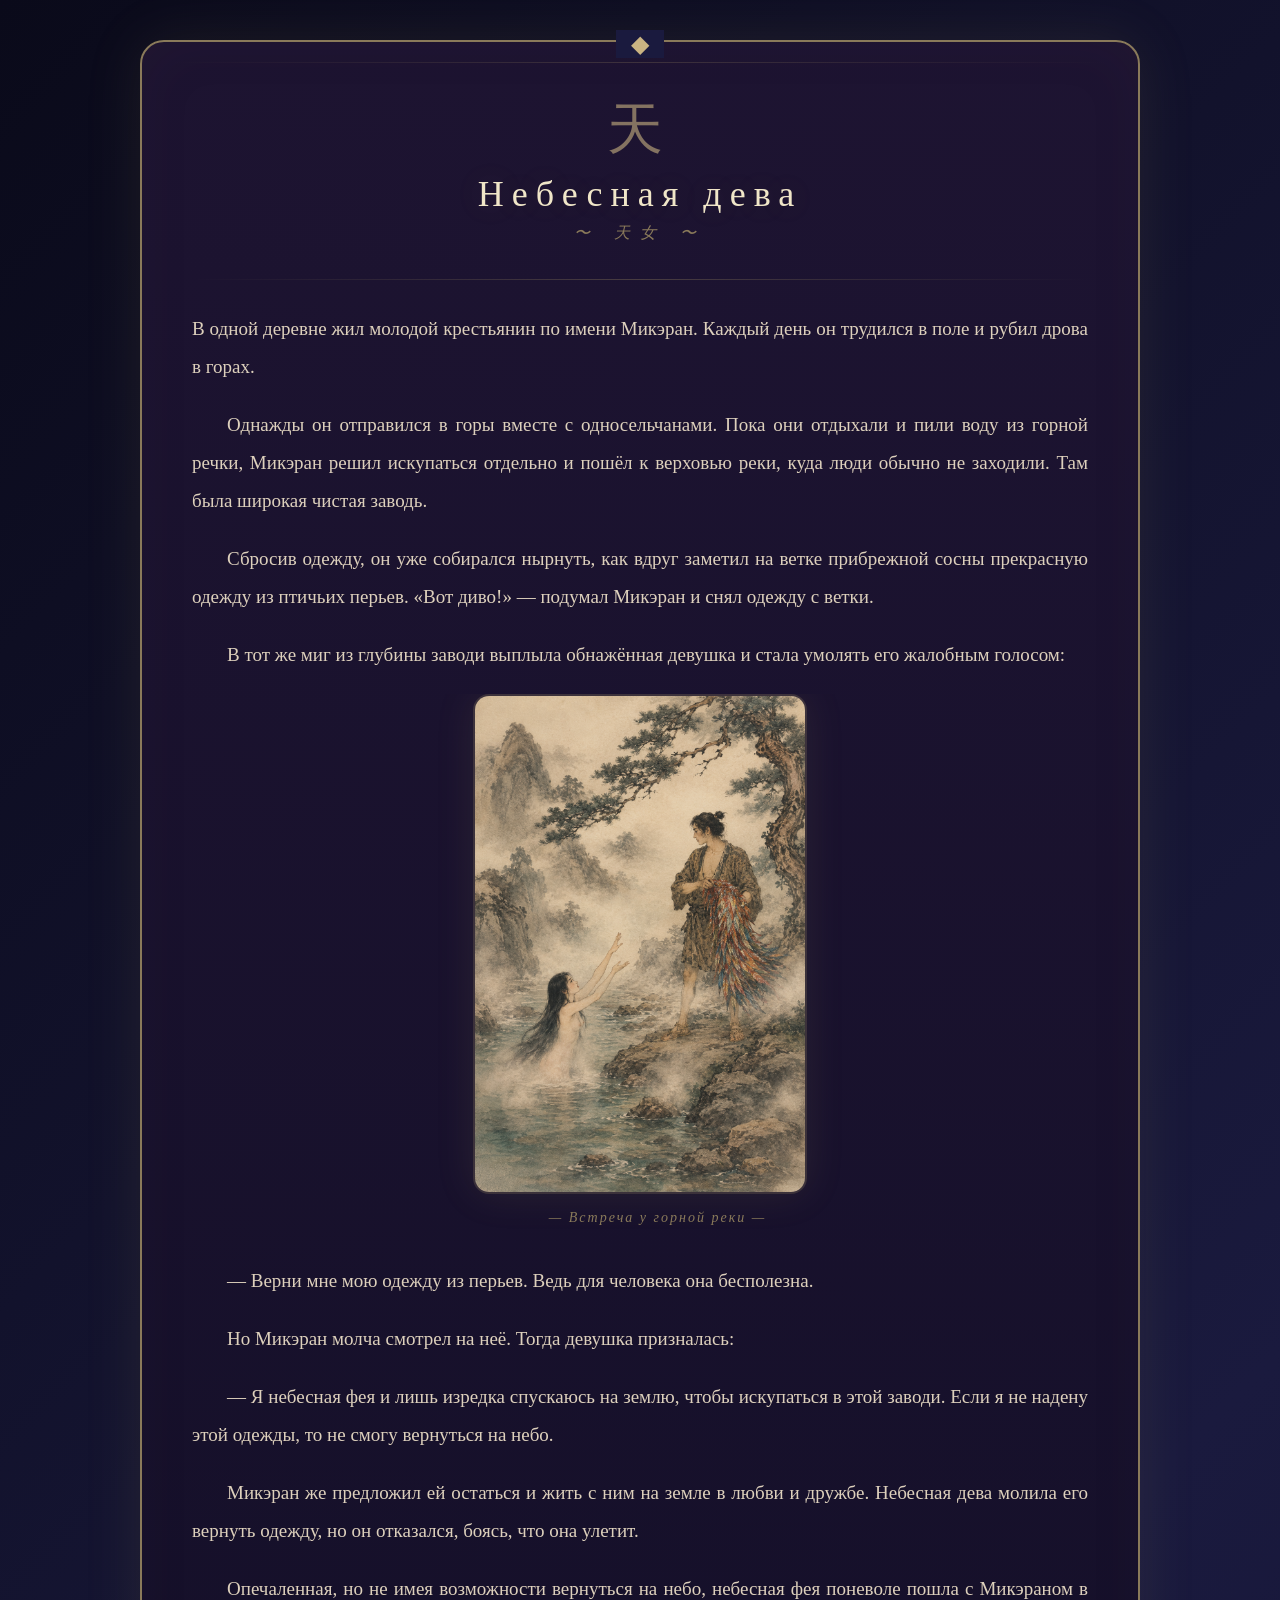
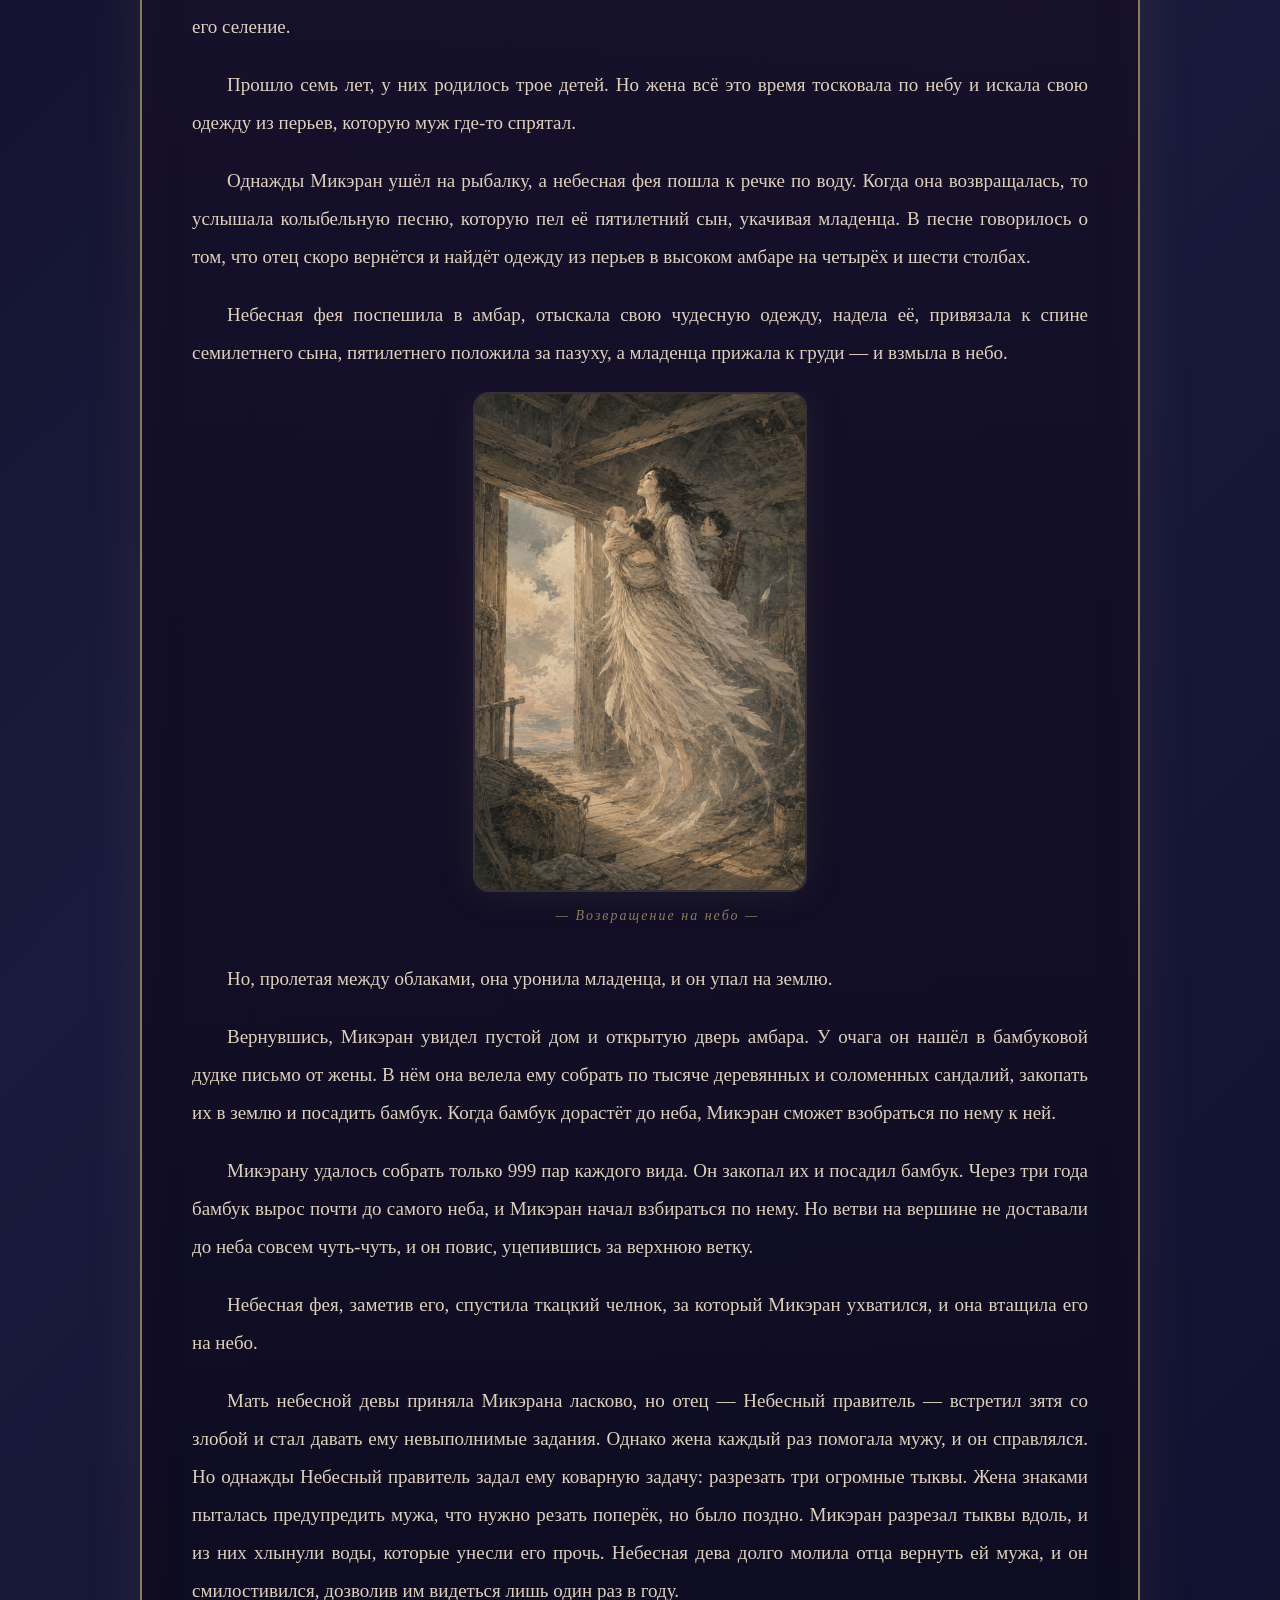
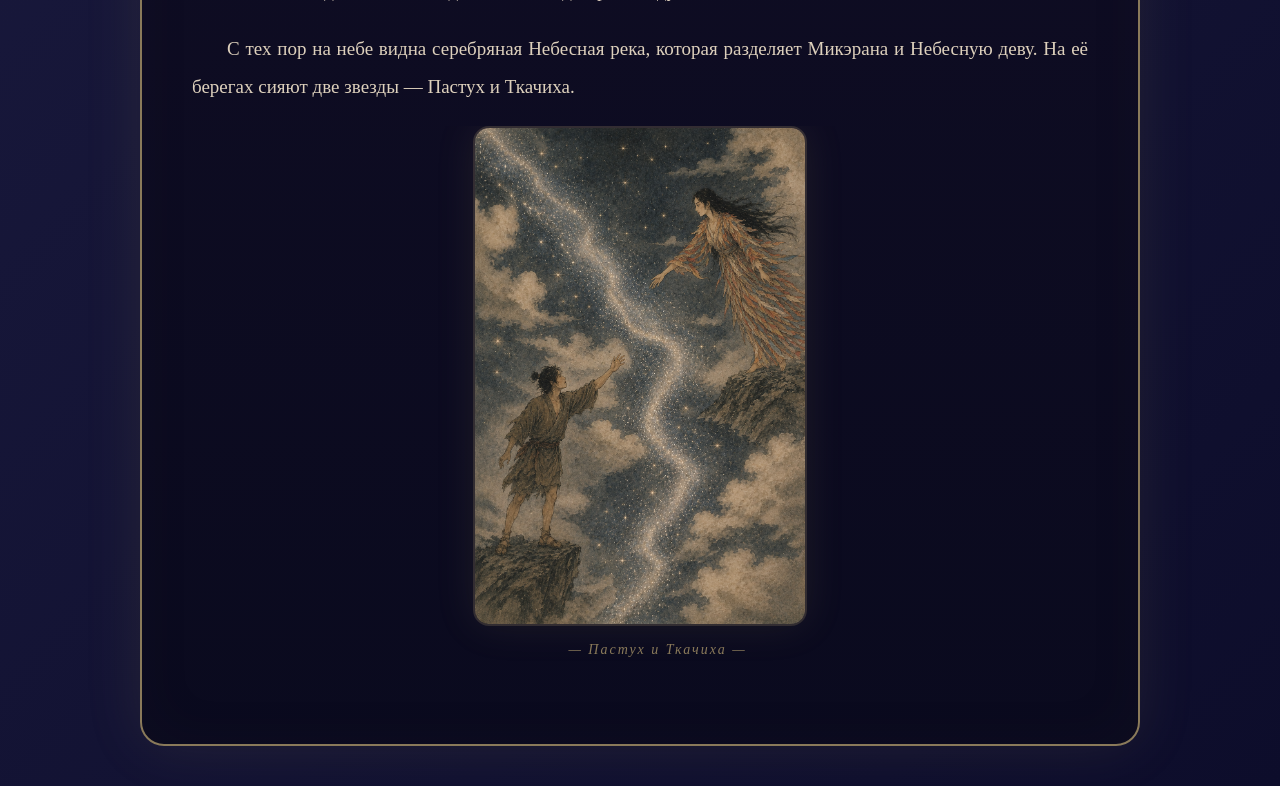
<file: index.html>
<!DOCTYPE html>
<html lang="ru">
<head>
    <meta charset="UTF-8">
    <meta name="viewport" content="width=device-width, initial-scale=1.0">
    <title>Небесная дева | Японские сказки</title>
    <link rel="stylesheet" href="css/style.css">
</head>
<body>

<div class="container">

    <div class="decor">◆</div>
    <div class="line"></div>

    <!-- Иероглиф "Небо" -->
    <div class="header-icon">天</div>

    <h1>Небесная дева</h1>
    <div class="subtitle">〜 天女 〜</div>

    <hr class="divider">

    <div class="story-text">

        <p>В одной деревне жил молодой крестьянин по имени Микэран. Каждый день он трудился в поле и рубил дрова в горах.</p>

        <p>Однажды он отправился в горы вместе с односельчанами. Пока они отдыхали и пили воду из горной речки, Микэран решил искупаться отдельно и пошёл к верховью реки, куда люди обычно не заходили. Там была широкая чистая заводь.</p>

        <p>Сбросив одежду, он уже собирался нырнуть, как вдруг заметил на ветке прибрежной сосны прекрасную одежду из птичьих перьев. «Вот диво!» — подумал Микэран и снял одежду с ветки.</p>

        <p>В тот же миг из глубины заводи выплыла обнажённая девушка и стала умолять его жалобным голосом:</p>

        <div class="story-image">
            <img src="img/1.png" alt="Встреча у горной реки">
            <div class="caption">— Встреча у горной реки —</div>
        </div>

        <p>— Верни мне мою одежду из перьев. Ведь для человека она бесполезна.</p>

        <p>Но Микэран молча смотрел на неё. Тогда девушка призналась:</p>

        <p>— Я небесная фея и лишь изредка спускаюсь на землю, чтобы искупаться в этой заводи. Если я не надену этой одежды, то не смогу вернуться на небо.</p>

        <p>Микэран же предложил ей остаться и жить с ним на земле в любви и дружбе. Небесная дева молила его вернуть одежду, но он отказался, боясь, что она улетит.</p>

        <p>Опечаленная, но не имея возможности вернуться на небо, небесная фея поневоле пошла с Микэраном в его селение.</p>

        <p>Прошло семь лет, у них родилось трое детей. Но жена всё это время тосковала по небу и искала свою одежду из перьев, которую муж где-то спрятал.</p>

        <p>Однажды Микэран ушёл на рыбалку, а небесная фея пошла к речке по воду. Когда она возвращалась, то услышала колыбельную песню, которую пел её пятилетний сын, укачивая младенца. В песне говорилось о том, что отец скоро вернётся и найдёт одежду из перьев в высоком амбаре на четырёх и шести столбах.</p>

        <p>Небесная фея поспешила в амбар, отыскала свою чудесную одежду, надела её, привязала к спине семилетнего сына, пятилетнего положила за пазуху, а младенца прижала к груди — и взмыла в небо. </p>

        <div class="story-image">
            <img src="img/2.png" alt="Возвращение на небо">
            <div class="caption">— Возвращение на небо —</div>
        </div>

        <p> Но, пролетая между облаками, она уронила младенца, и он упал на землю.</p>

        <p>Вернувшись, Микэран увидел пустой дом и открытую дверь амбара. У очага он нашёл в бамбуковой дудке письмо от жены. В нём она велела ему собрать по тысяче деревянных и соломенных сандалий, закопать их в землю и посадить бамбук. Когда бамбук дорастёт до неба, Микэран сможет взобраться по нему к ней.</p>

        <p>Микэрану удалось собрать только 999 пар каждого вида. Он закопал их и посадил бамбук. Через три года бамбук вырос почти до самого неба, и Микэран начал взбираться по нему. Но ветви на вершине не доставали до неба совсем чуть-чуть, и он повис, уцепившись за верхнюю ветку.</p>

        <p>Небесная фея, заметив его, спустила ткацкий челнок, за который Микэран ухватился, и она втащила его на небо.</p>

        <p>Мать небесной девы приняла Микэрана ласково, но отец — Небесный правитель — встретил зятя со злобой и стал давать ему невыполнимые задания. Однако жена каждый раз помогала мужу, и он справлялся. Но однажды Небесный правитель задал ему коварную задачу: разрезать три огромные тыквы. Жена знаками пыталась предупредить мужа, что нужно резать поперёк, но было поздно. Микэран разрезал тыквы вдоль, и из них хлынули воды, которые унесли его прочь. Небесная дева долго молила отца вернуть ей мужа, и он смилостивился, дозволив им видеться лишь один раз в году.</p>

        <p>С тех пор на небе видна серебряная Небесная река, которая разделяет Микэрана и Небесную деву. На её берегах сияют две звезды — Пастух и Ткачиха.</p>

        <div class="story-image">
            <img src="img/3.png" alt="Пастух и Ткачиха">
            <div class="caption">— Пастух и Ткачиха —</div>
        </div>

    </div>

</div>

</body>
</html>
</file>
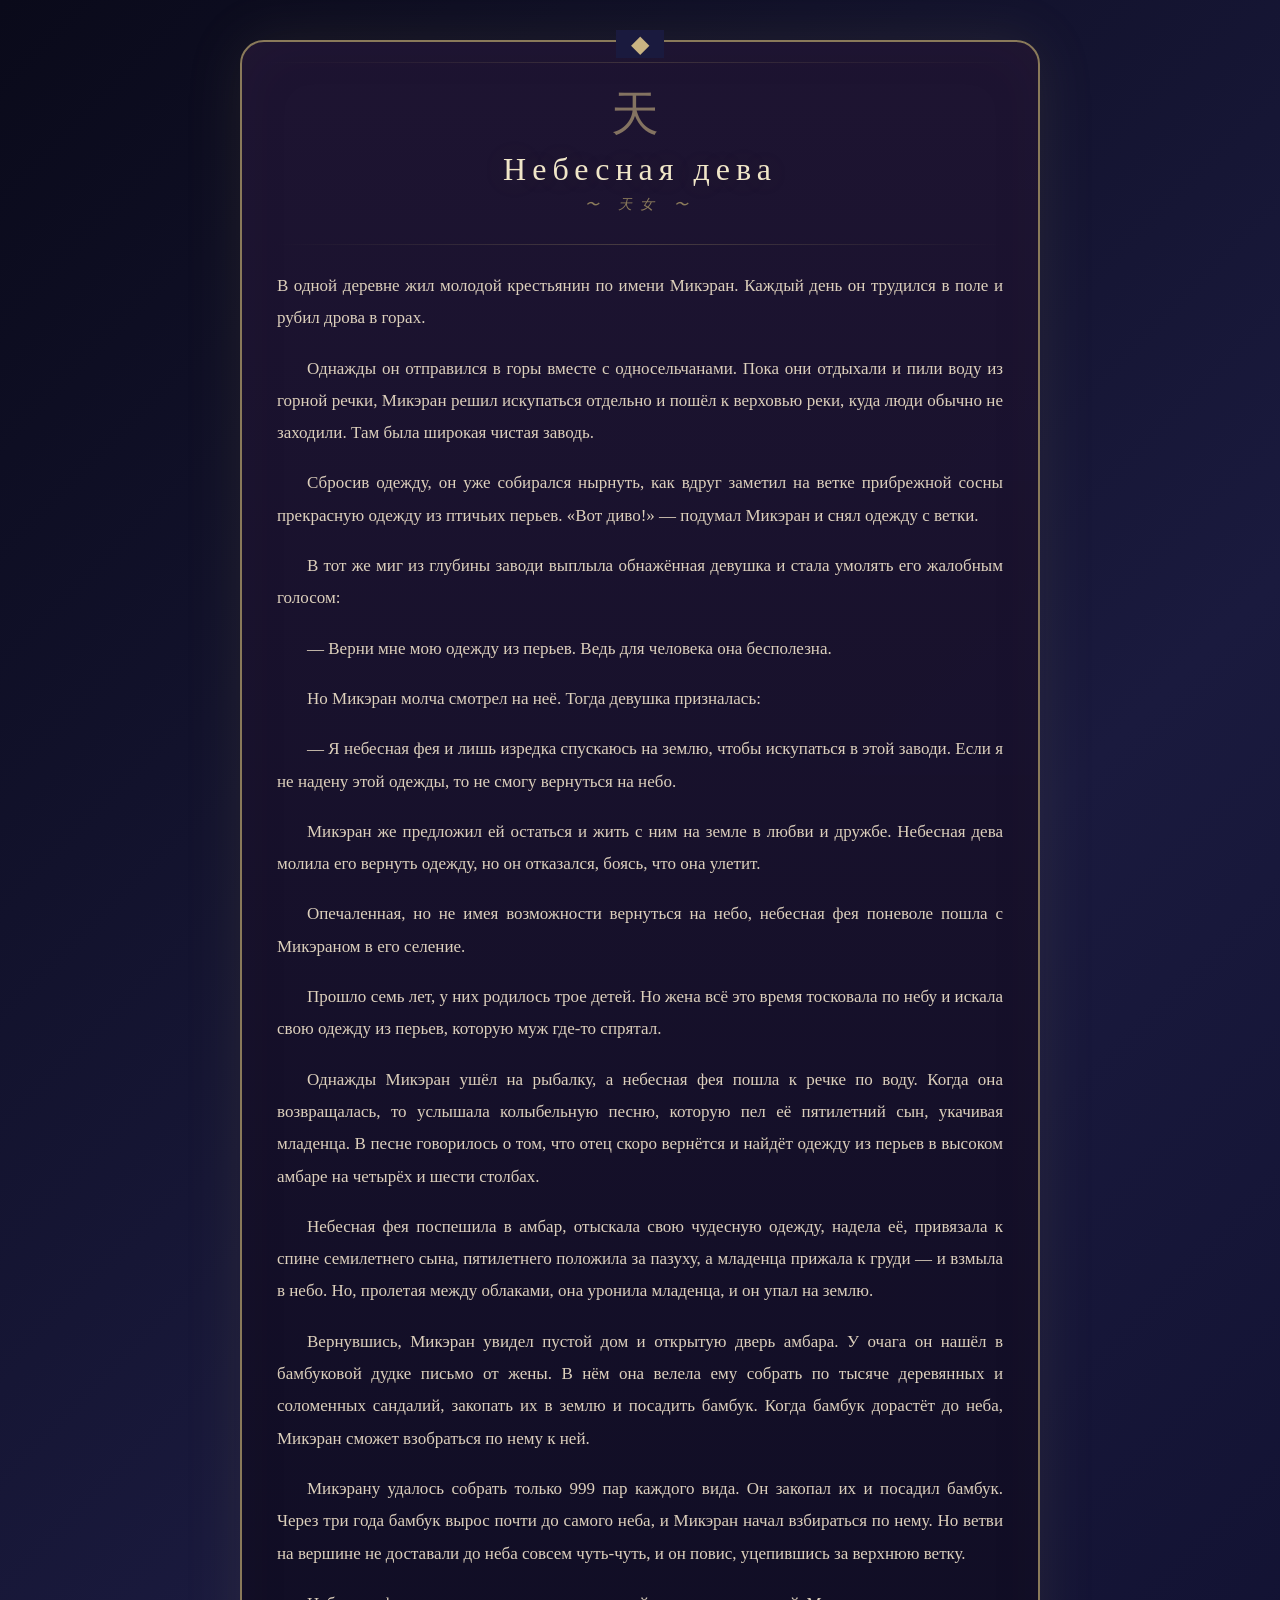
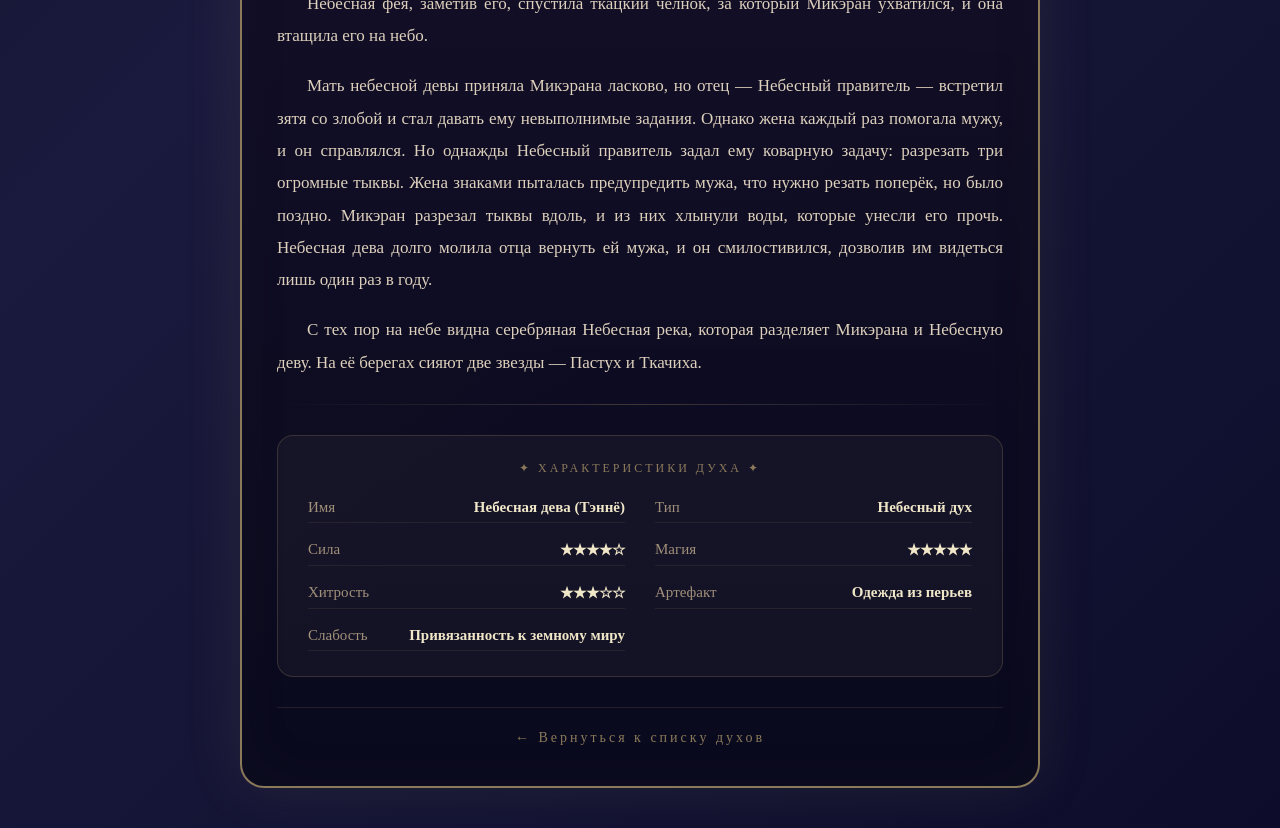
<file: celestial-maiden.html>
<!DOCTYPE html>
<html lang="ru">
<head>
    <meta charset="UTF-8">
    <meta name="viewport" content="width=device-width, initial-scale=1.0">
    <title>Дух Небесная дева | Японские сказки</title>
    <style>
        /* Общие стили */
        * {
            margin: 0;
            padding: 0;
            box-sizing: border-box;
        }

        body {
            font-family: 'Georgia', 'Times New Roman', serif;
            background: linear-gradient(135deg, #0a0a1a 0%, #1a1a3e 50%, #0d0d2b 100%);
            min-height: 100vh;
            display: flex;
            justify-content: center;
            padding: 20px;
            color: #e8dcc8;
        }

        .container {
            max-width: 800px;
            width: 100%;
            background: linear-gradient(180deg, rgba(30, 20, 50, 0.95), rgba(10, 10, 30, 0.98));
            border: 2px solid #8a7a5a;
            border-radius: 24px;
            padding: 40px 35px;
            box-shadow: 0 0 60px rgba(200, 180, 100, 0.1), inset 0 0 60px rgba(100, 80, 50, 0.05);
            position: relative;
            margin: 20px 0;
        }

        /* Декоративные элементы */
        .container::before {
            content: '◆';
            position: absolute;
            top: -12px;
            left: 50%;
            transform: translateX(-50%);
            font-size: 24px;
            color: #c9b382;
            background: #1a1a3e;
            padding: 0 15px;
        }

        .container::after {
            content: '';
            position: absolute;
            top: 20px;
            left: 20px;
            right: 20px;
            height: 1px;
            background: linear-gradient(90deg, transparent, #8a7a5a, transparent);
            opacity: 0.3;
        }

        /* Шапка с иероглифом */
        .header-icon {
            text-align: center;
            font-size: 48px;
            margin-bottom: 5px;
            letter-spacing: 10px;
            color: #c9b382;
            opacity: 0.6;
        }

        /* Заголовки */
        h1 {
            text-align: center;
            font-size: 32px;
            font-weight: normal;
            letter-spacing: 6px;
            color: #f0e6c8;
            margin-bottom: 8px;
            text-shadow: 0 0 30px rgba(200, 180, 100, 0.15);
        }

        .subtitle {
            text-align: center;
            font-size: 14px;
            color: #8a7a5a;
            letter-spacing: 8px;
            margin-bottom: 30px;
            font-style: italic;
        }

        .divider {
            border: none;
            height: 1px;
            background: linear-gradient(90deg, transparent, #8a7a5a, transparent);
            margin: 25px 0;
            opacity: 0.4;
        }

        /* Текст рассказа */
        .story-text {
            font-size: 17px;
            line-height: 1.9;
            color: #ddd0bc;
            text-align: justify;
            text-indent: 30px;
        }

        .story-text p {
            margin-bottom: 18px;
        }

        .story-text p:first-of-type {
            text-indent: 0;
        }

        /* Блок с характеристиками духа (для карточки) */
        .spirit-card {
            background: rgba(200, 180, 150, 0.05);
            border: 1px solid rgba(138, 122, 90, 0.3);
            border-radius: 16px;
            padding: 25px 30px;
            margin: 30px 0 20px;
            display: grid;
            grid-template-columns: 1fr 1fr;
            gap: 12px 30px;
        }

        .spirit-card .label {
            font-size: 12px;
            text-transform: uppercase;
            letter-spacing: 3px;
            color: #8a7a5a;
            grid-column: 1 / -1;
            text-align: center;
            margin-bottom: 5px;
        }

        .spirit-card .stat {
            display: flex;
            justify-content: space-between;
            border-bottom: 1px solid rgba(138, 122, 90, 0.15);
            padding: 6px 0;
            font-size: 15px;
        }

        .spirit-card .stat span:first-child {
            color: #a0907a;
        }

        .spirit-card .stat span:last-child {
            color: #f0e6c8;
            font-weight: bold;
        }

        /* Ссылка возврата */
        .back-link {
            display: block;
            text-align: center;
            margin-top: 30px;
            padding-top: 20px;
            border-top: 1px solid rgba(138, 122, 90, 0.2);
        }

        .back-link a {
            color: #8a7a5a;
            text-decoration: none;
            font-size: 14px;
            letter-spacing: 3px;
            transition: color 0.3s;
        }

        .back-link a:hover {
            color: #c9b382;
        }

        /* Адаптивность для телефона */
        @media (max-width: 600px) {
            .container {
                padding: 25px 18px;
            }

            h1 {
                font-size: 24px;
                letter-spacing: 3px;
            }

            .story-text {
                font-size: 15px;
                line-height: 1.8;
            }

            .spirit-card {
                grid-template-columns: 1fr;
                padding: 18px 20px;
            }

            .subtitle {
                font-size: 11px;
                letter-spacing: 4px;
            }

            .header-icon {
                font-size: 32px;
            }
        }

        /* Анимация появления */
        @keyframes fadeIn {
            from {
                opacity: 0;
                transform: translateY(20px);
            }
            to {
                opacity: 1;
                transform: translateY(0);
            }
        }

        .container {
            animation: fadeIn 0.8s ease-out;
        }
    </style>
</head>
<body>

<div class="container">

    <!-- Иероглиф "Небо" -->
    <div class="header-icon">天</div>

    <h1>Небесная дева</h1>
    <div class="subtitle">〜 天女 〜</div>

    <hr class="divider">

    <!-- Сам рассказ -->
    <div class="story-text">

        <p>В одной деревне жил молодой крестьянин по имени Микэран. Каждый день он трудился в поле и рубил дрова в горах.</p>

        <p>Однажды он отправился в горы вместе с односельчанами. Пока они отдыхали и пили воду из горной речки, Микэран решил искупаться отдельно и пошёл к верховью реки, куда люди обычно не заходили. Там была широкая чистая заводь.</p>

        <p>Сбросив одежду, он уже собирался нырнуть, как вдруг заметил на ветке прибрежной сосны прекрасную одежду из птичьих перьев. «Вот диво!» — подумал Микэран и снял одежду с ветки.</p>

        <p>В тот же миг из глубины заводи выплыла обнажённая девушка и стала умолять его жалобным голосом:</p>

        <p>— Верни мне мою одежду из перьев. Ведь для человека она бесполезна.</p>

        <p>Но Микэран молча смотрел на неё. Тогда девушка призналась:</p>

        <p>— Я небесная фея и лишь изредка спускаюсь на землю, чтобы искупаться в этой заводи. Если я не надену этой одежды, то не смогу вернуться на небо.</p>

        <p>Микэран же предложил ей остаться и жить с ним на земле в любви и дружбе. Небесная дева молила его вернуть одежду, но он отказался, боясь, что она улетит.</p>

        <p>Опечаленная, но не имея возможности вернуться на небо, небесная фея поневоле пошла с Микэраном в его селение.</p>

        <p>Прошло семь лет, у них родилось трое детей. Но жена всё это время тосковала по небу и искала свою одежду из перьев, которую муж где-то спрятал.</p>

        <p>Однажды Микэран ушёл на рыбалку, а небесная фея пошла к речке по воду. Когда она возвращалась, то услышала колыбельную песню, которую пел её пятилетний сын, укачивая младенца. В песне говорилось о том, что отец скоро вернётся и найдёт одежду из перьев в высоком амбаре на четырёх и шести столбах.</p>

        <p>Небесная фея поспешила в амбар, отыскала свою чудесную одежду, надела её, привязала к спине семилетнего сына, пятилетнего положила за пазуху, а младенца прижала к груди — и взмыла в небо. Но, пролетая между облаками, она уронила младенца, и он упал на землю.</p>

        <p>Вернувшись, Микэран увидел пустой дом и открытую дверь амбара. У очага он нашёл в бамбуковой дудке письмо от жены. В нём она велела ему собрать по тысяче деревянных и соломенных сандалий, закопать их в землю и посадить бамбук. Когда бамбук дорастёт до неба, Микэран сможет взобраться по нему к ней.</p>

        <p>Микэрану удалось собрать только 999 пар каждого вида. Он закопал их и посадил бамбук. Через три года бамбук вырос почти до самого неба, и Микэран начал взбираться по нему. Но ветви на вершине не доставали до неба совсем чуть-чуть, и он повис, уцепившись за верхнюю ветку.</p>

        <p>Небесная фея, заметив его, спустила ткацкий челнок, за который Микэран ухватился, и она втащила его на небо.</p>

        <p>Мать небесной девы приняла Микэрана ласково, но отец — Небесный правитель — встретил зятя со злобой и стал давать ему невыполнимые задания. Однако жена каждый раз помогала мужу, и он справлялся. Но однажды Небесный правитель задал ему коварную задачу: разрезать три огромные тыквы. Жена знаками пыталась предупредить мужа, что нужно резать поперёк, но было поздно. Микэран разрезал тыквы вдоль, и из них хлынули воды, которые унесли его прочь. Небесная дева долго молила отца вернуть ей мужа, и он смилостивился, дозволив им видеться лишь один раз в году.</p>

        <p>С тех пор на небе видна серебряная Небесная река, которая разделяет Микэрана и Небесную деву. На её берегах сияют две звезды — Пастух и Ткачиха.</p>

    </div>

    <hr class="divider">

    <!-- Блок характеристик для карточной игры -->
    <div class="spirit-card">
        <div class="label">✦ Характеристики духа ✦</div>

        <div class="stat">
            <span>Имя</span>
            <span>Небесная дева (Тэннё)</span>
        </div>
        <div class="stat">
            <span>Тип</span>
            <span>Небесный дух</span>
        </div>
        <div class="stat">
            <span>Сила</span>
            <span>★★★★☆</span>
        </div>
        <div class="stat">
            <span>Магия</span>
            <span>★★★★★</span>
        </div>
        <div class="stat">
            <span>Хитрость</span>
            <span>★★★☆☆</span>
        </div>
        <div class="stat">
            <span>Артефакт</span>
            <span>Одежда из перьев</span>
        </div>
        <div class="stat">
            <span>Слабость</span>
            <span>Привязанность к земному миру</span>
        </div>
    </div>

    <!-- Ссылка назад (можно заменить на главную страницу) -->
    <div class="back-link">
        <a href="index.html">← Вернуться к списку духов</a>
    </div>

</div>

</body>
</html>
</file>
<file: css/style.css>
/* Общие стили */
* {
    margin: 0;
    padding: 0;
    box-sizing: border-box;
}

body {
    font-family: 'Georgia', 'Times New Roman', serif;
    background: linear-gradient(135deg, #0a0a1a 0%, #1a1a3e 50%, #0d0d2b 100%);
    min-height: 100vh;
    display: flex;
    justify-content: center;
    padding: 20px;
    color: #e8dcc8;
}

.container {
    max-width: 1000px;
    width: 100%;
    background: linear-gradient(180deg, rgba(30, 20, 50, 0.95), rgba(10, 10, 30, 0.98));
    border: 2px solid #8a7a5a;
    border-radius: 24px;
    padding: 50px 50px;
    box-shadow: 0 0 60px rgba(200, 180, 100, 0.1), inset 0 0 60px rgba(100, 80, 50, 0.05);
    position: relative;
    margin: 20px 0;
    animation: fadeIn 0.8s ease-out;
}

/* Декоративные элементы */
.container .decor {
    position: absolute;
    top: -12px;
    left: 50%;
    transform: translateX(-50%);
    font-size: 24px;
    color: #c9b382;
    background: #1a1a3e;
    padding: 0 15px;
    z-index: 2;
}

.container .line {
    position: absolute;
    top: 20px;
    left: 30px;
    right: 30px;
    height: 1px;
    background: linear-gradient(90deg, transparent, #8a7a5a, transparent);
    opacity: 0.3;
    z-index: 2;
}

/* Шапка с иероглифом */
.header-icon {
    text-align: center;
    font-size: 56px;
    margin-bottom: 5px;
    letter-spacing: 10px;
    color: #c9b382;
    opacity: 0.6;
}

/* Заголовки */
h1 {
    text-align: center;
    font-size: 36px;
    font-weight: normal;
    letter-spacing: 8px;
    color: #f0e6c8;
    margin-bottom: 8px;
    text-shadow: 0 0 30px rgba(200, 180, 100, 0.15);
}

.subtitle {
    text-align: center;
    font-size: 16px;
    color: #8a7a5a;
    letter-spacing: 10px;
    margin-bottom: 35px;
    font-style: italic;
}

.divider {
    border: none;
    height: 1px;
    background: linear-gradient(90deg, transparent, #8a7a5a, transparent);
    margin: 30px 0;
    opacity: 0.4;
}

/* Картинка */
.story-image {
    text-align: center;
    margin: 20px 0 30px;
    overflow: hidden;
    border-radius: 16px;
}

.story-image img {
    max-width: 100%;
    height: auto;
    max-height: 500px;
    border-radius: 16px;
    border: 2px solid rgba(138, 122, 90, 0.3);
    box-shadow: 0 0 40px rgba(200, 180, 100, 0.1);
    display: block;
    margin: 0 auto;
}

.story-image .caption {
    margin-top: 10px;
    font-size: 14px;
    color: #8a7a5a;
    font-style: italic;
    letter-spacing: 2px;
    text-align: center;
}

/* Текст рассказа */
.story-text {
    font-size: 19px;
    line-height: 2;
    color: #ddd0bc;
    text-align: justify;
    text-indent: 35px;
}

.story-text p {
    margin-bottom: 20px;
}

.story-text p:first-of-type {
    text-indent: 0;
}

/* Адаптивность для телефона */
@media (max-width: 600px) {
    .container {
        padding: 25px 18px;
    }

    h1 {
        font-size: 26px;
        letter-spacing: 4px;
    }

    .story-text {
        font-size: 16px;
        line-height: 1.9;
    }

    .subtitle {
        font-size: 12px;
        letter-spacing: 5px;
    }

    .header-icon {
        font-size: 38px;
    }

    .story-image img {
        max-height: 300px;
        border-radius: 12px;
    }

    .story-image {
        margin: 10px -10px 20px;
        border-radius: 12px;
    }
}

/* Анимация появления */
@keyframes fadeIn {
    from {
        opacity: 0;
        transform: translateY(20px);
    }
    to {
        opacity: 1;
        transform: translateY(0);
    }
}
</file>
